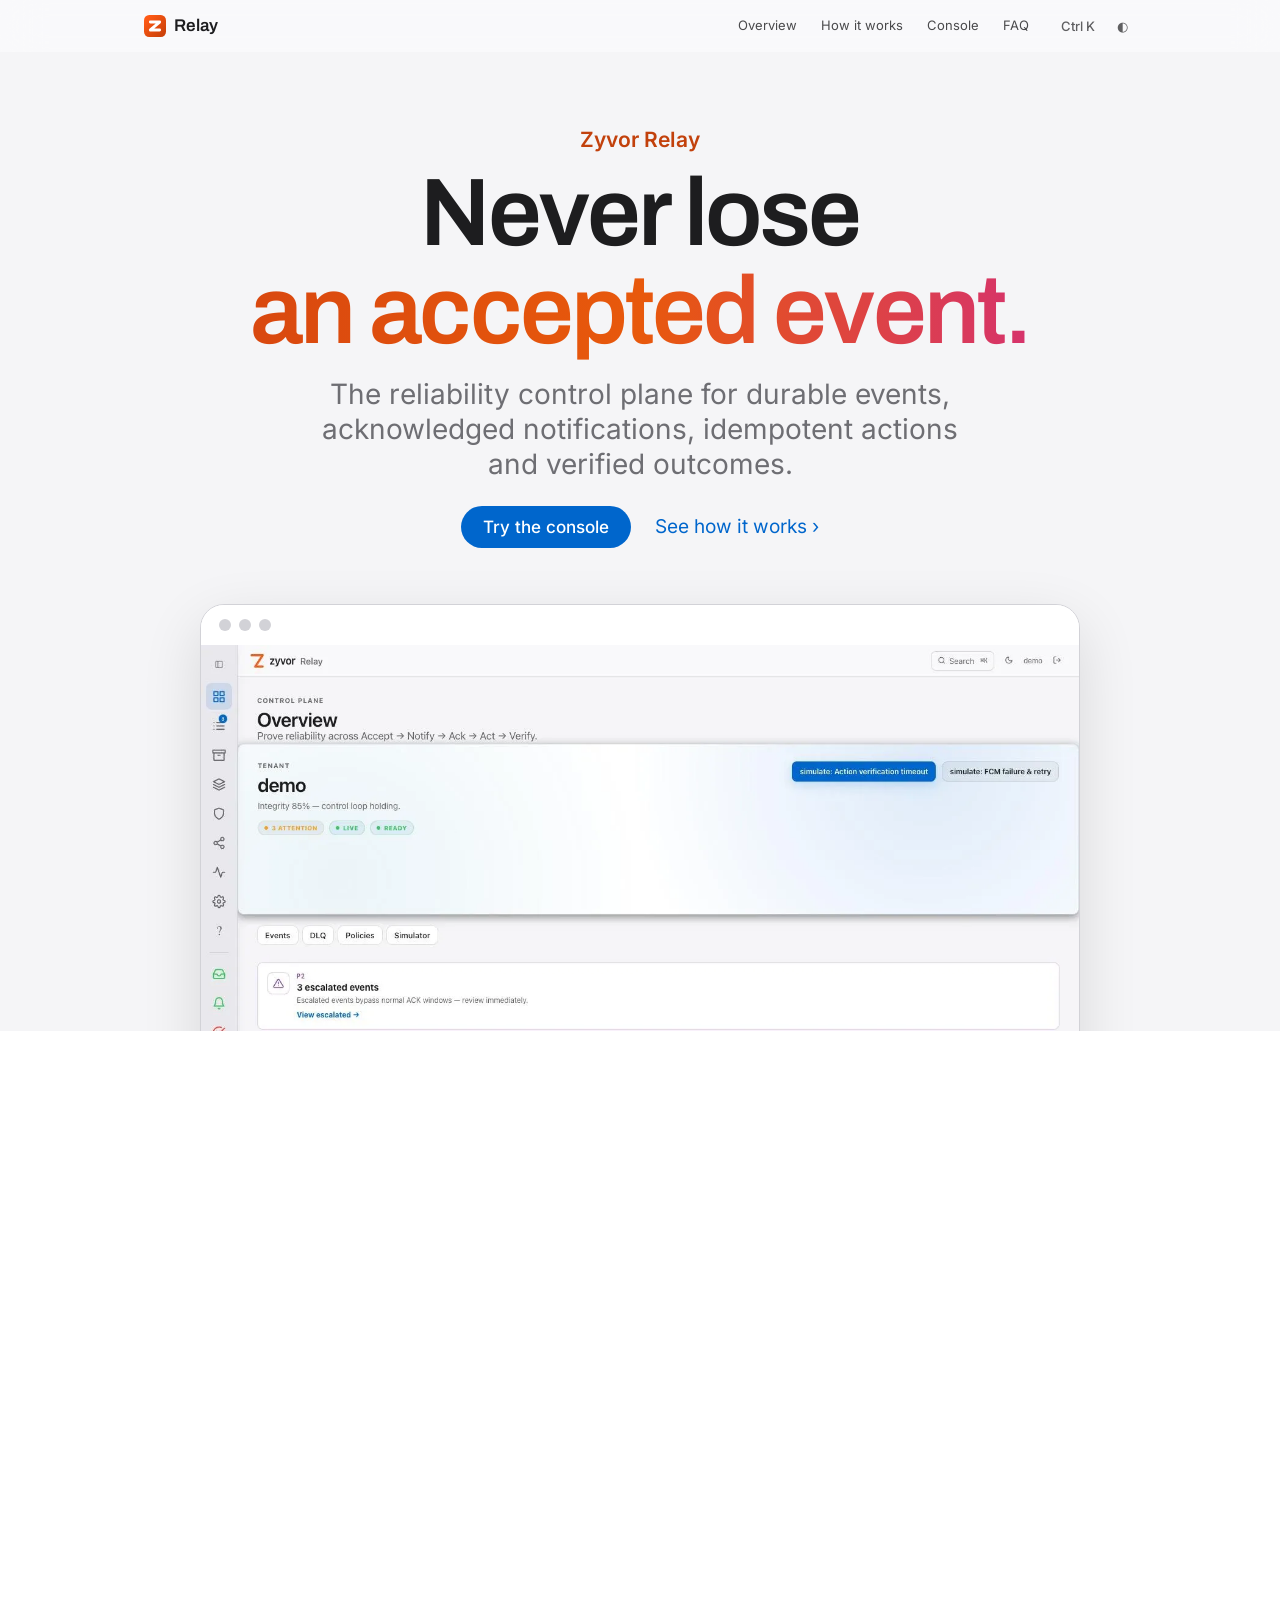
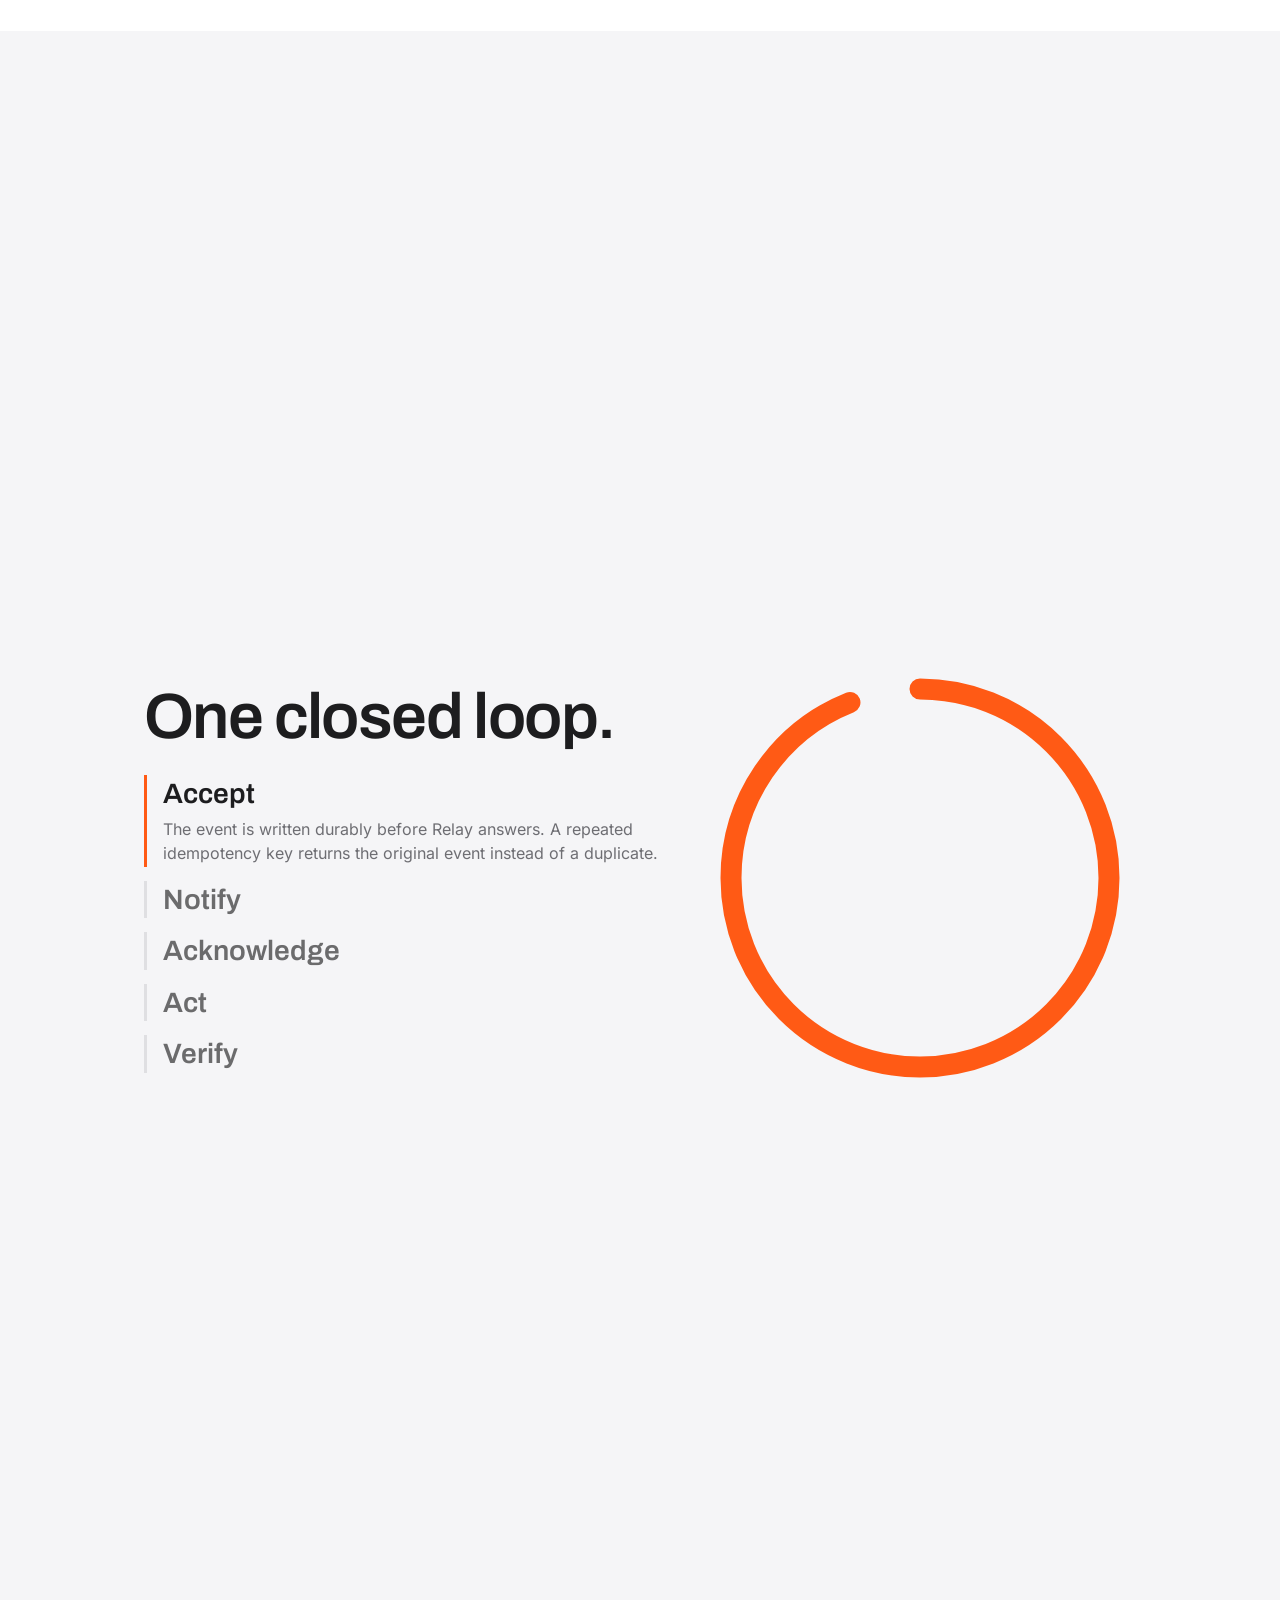
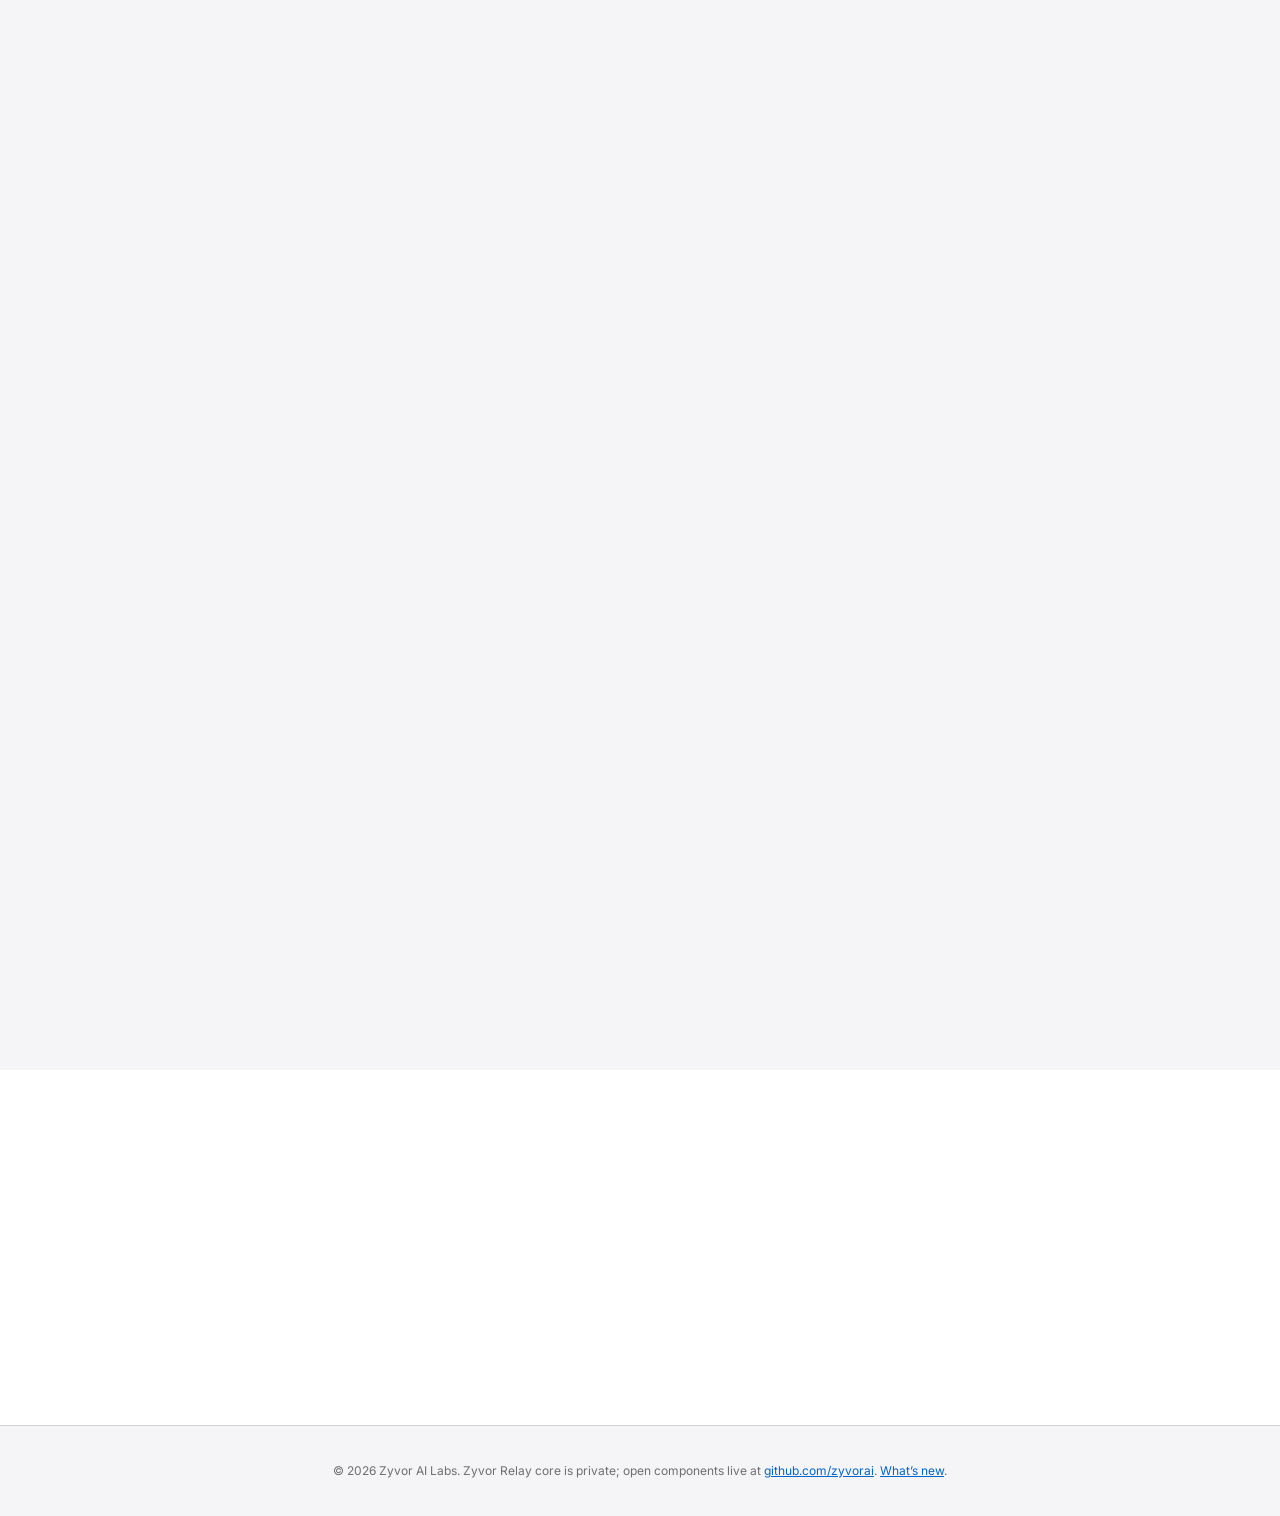
<file: index.html>
<!doctype html>
<html lang="en">
<head>
<meta charset="utf-8">
<meta name="viewport" content="width=device-width, initial-scale=1, viewport-fit=cover">
<meta http-equiv="Content-Security-Policy" content="default-src 'none'; script-src 'self' 'sha256-YFGi/mz/r2ZamOarnidksX2p7zCMPbq5lNt9pHjpRHI='; style-src 'self' 'sha256-TOtpfMKzHU3DrgZZwvVqrJGxpuvEDJ6e7pUPUtBmgjI='; img-src 'self' data:; font-src 'self'; manifest-src 'self'; connect-src 'self'; base-uri 'none'; form-action 'none'">
<title>Zyvor Relay — Never lose an accepted event</title>
<meta name="description" content="Zyvor Relay is the reliability control plane for durable events, acknowledged notifications, idempotent actions and verified outcomes.">
<link rel="canonical" href="https://zyvorai.github.io/relay-site/">
<meta name="theme-color" content="#f5f5f7" media="(prefers-color-scheme: light)">
<meta name="theme-color" content="#000000" media="(prefers-color-scheme: dark)">
<meta property="og:type" content="website">
<meta property="og:site_name" content="Zyvor Relay">
<meta property="og:title" content="Zyvor Relay — Never lose an accepted event">
<meta property="og:description" content="Durable events. Acknowledged notifications. Idempotent actions. Verified outcomes.">
<meta property="og:image" content="https://zyvorai.github.io/relay-site/assets/og.png">
<meta property="og:image:width" content="1200">
<meta property="og:image:height" content="630">
<meta property="og:image:alt" content="Zyvor Relay: never lose an accepted event.">
<meta property="og:url" content="https://zyvorai.github.io/relay-site/">
<meta name="twitter:card" content="summary_large_image">
<meta name="twitter:title" content="Zyvor Relay — Never lose an accepted event">
<meta name="twitter:description" content="Durable events. Acknowledged notifications. Idempotent actions. Verified outcomes.">
<meta name="twitter:image" content="https://zyvorai.github.io/relay-site/assets/og.png">
<link rel="icon" type="image/svg+xml" href="assets/zyvor-mark.svg">
<link rel="apple-touch-icon" href="assets/apple-touch-icon.png">
<link rel="manifest" href="manifest.webmanifest">
<link rel="preload" href="assets/fonts/inter-latin.woff2" as="font" type="font/woff2" crossorigin>
<link rel="preload" href="assets/fonts/archivo-latin-600.woff2" as="font" type="font/woff2" crossorigin>
<link rel="stylesheet" href="css/site.270ed9faf7.css">
<noscript><style>.reveal{opacity:1;transform:none}.r{stroke-dashoffset:calc(var(--c)*.06);opacity:1}.story{height:auto}.story-in{position:static;height:auto}.steps li{opacity:1}</style></noscript>
<script>try{var t=localStorage.getItem('theme');if(t)document.documentElement.dataset.theme=t}catch(e){}</script>
<script type="application/ld+json">{"@context":"https://schema.org","@type":"SoftwareApplication","name":"Zyvor Relay","applicationCategory":"DeveloperApplication","operatingSystem":"Linux","description":"Reliability control plane for durable events, acknowledged notifications, idempotent actions and verified outcomes.","url":"https://zyvorai.github.io/relay-site/","license":"https://github.com/zyvorai/relay-site/blob/main/LICENSE","publisher":{"@type":"Organization","name":"Zyvor AI Labs","url":"https://zyvor.dev"}}</script>
</head>
<body>
<a class="skip" href="#main">Skip to content</a>

<header class="nav" id="nav">
  <div class="nav-in">
    <a class="brand" href="#top" aria-label="Zyvor Relay home"><img src="assets/zyvor-mark.svg" alt="" width="22" height="22"><span>Relay</span></a>
    <nav aria-label="Primary">
      <a href="#overview">Overview</a>
      <a href="#how">How it works</a>
      <a href="#demo">Console</a>
      <a href="#faq">FAQ</a>
    </nav>
    <div class="nav-actions">
      <button type="button" class="icon-btn" id="palette-btn" aria-haspopup="dialog"><span class="kbd" id="kbd">⌘K</span><span class="jump">Menu</span><span class="sr"> command palette</span></button>
      <button type="button" class="icon-btn" id="theme-btn" aria-label="Dark mode" aria-pressed="false"><span aria-hidden="true">◐</span></button>
    </div>
  </div>
</header>

<main id="main">
<section class="hero" id="top">
  <p class="eyebrow reveal">Zyvor Relay</p>
  <h1 class="reveal d1">Never lose<br><span class="grad">an accepted event.</span></h1>
  <p class="lede reveal d2">The reliability control plane for durable events, acknowledged notifications, idempotent actions and verified outcomes.</p>
  <p class="cta reveal d3"><a class="btn" href="#demo">Try the console</a><a class="link" href="#how">See how it works</a></p>
  <figure class="device reveal d3" data-parallax>
    <div class="device-bar" aria-hidden="true"><i></i><i></i><i></i></div>
    <picture class="shot shot-light">
      <source type="image/webp" srcset="assets/console-light-720.webp 720w, assets/console-light.webp 1440w" sizes="(min-width: 900px) 880px, 92vw">
      <img src="assets/console-light.jpg" width="1440" height="730" alt="The Relay operator console overview in light mode: tenant health, escalated events and accepted, awaiting-ack, verified and dead-letter counters." loading="lazy" decoding="async">
    </picture>
    <picture class="shot shot-dark">
      <source type="image/webp" srcset="assets/console-dark-720.webp 720w, assets/console-dark.webp 1440w" sizes="(min-width: 900px) 880px, 92vw">
      <img src="assets/console-dark.jpg" width="1440" height="730" alt="The Relay operator console overview in dark mode." loading="lazy" decoding="async">
    </picture>
  </figure>
</section>

<section class="band" id="overview">
  <h2 class="reveal">Accepted means <em>durable.</em></h2>
  <p class="sub reveal d1">Once Relay says yes, the event is on disk and tracked until a verified outcome. No silent drops. No double execution. No guesswork.</p>
  <div class="stats reveal d2">
    <div class="stat"><b data-count="5">0</b><span>stage control loop</span></div>
    <div class="stat"><b data-count="0">0</b><span>unverified successes</span></div>
    <div class="stat"><b data-count="1">0</b><span>binary to deploy</span></div>
  </div>
</section>

<section class="grid4" id="guarantees">
  <h2 class="sr">Four guarantees</h2>
  <article class="card reveal"><span class="num">01</span><h3>Durable</h3><p>Accepted events are persisted before acknowledgement and survive restarts.</p></article>
  <article class="card reveal d1"><span class="num">02</span><h3>Acknowledged</h3><p>Notifications retry with backoff until a human or system confirms.</p></article>
  <article class="card reveal d2"><span class="num">03</span><h3>Idempotent</h3><p>Critical actions execute once, even when the network repeats itself.</p></article>
  <article class="card reveal d3"><span class="num">04</span><h3>Verified</h3><p>Outcomes are checked against reality, not assumed from a 200 OK.</p></article>
</section>

<section class="story" id="how" aria-labelledby="story-h">
  <div class="story-in">
    <div class="story-copy">
      <h2 id="story-h">One closed loop.</h2>
      <ol class="steps" id="steps">
        <li data-step="0" class="on"><h3>Accept</h3><p>The event is written durably before Relay answers. A repeated idempotency key returns the original event instead of a duplicate.</p></li>
        <li data-step="1"><h3>Notify</h3><p>People and systems are told first, over push, email, SMS, chat and more, with backoff when delivery fails.</p></li>
        <li data-step="2"><h3>Acknowledge</h3><p>No acknowledgement means escalation, not silence. The loop stays open until someone owns the event.</p></li>
        <li data-step="3"><h3>Act</h3><p>Critical actions wait for approval and run once, protected by idempotency keys.</p></li>
        <li data-step="4"><h3>Verify</h3><p>The outcome is checked against real telemetry. Only a verified event is a finished event.</p></li>
      </ol>
    </div>
    <svg class="rings story-rings" id="rings" viewBox="0 0 200 200" role="img" aria-label="Five concentric rings, one per stage, that fill as the loop progresses.">
      <circle class="r r1" cx="100" cy="100" r="90"/><circle class="r r2" cx="100" cy="100" r="74"/><circle class="r r3" cx="100" cy="100" r="58"/><circle class="r r4" cx="100" cy="100" r="42"/><circle class="r r5" cx="100" cy="100" r="26"/>
    </svg>
  </div>
</section>

<section class="arch" id="fits" aria-labelledby="arch-h">
  <h2 id="arch-h" class="reveal">Where it fits.</h2>
  <p class="sub reveal d1">Relay sits between the systems that raise events and the people and machines that must act on them.</p>
  <div class="diagram-wrap reveal d2"><svg class="diagram" viewBox="0 0 760 220" role="img" aria-labelledby="arch-t arch-d">
    <title id="arch-t">Relay architecture</title>
    <desc id="arch-d">Your systems send events to Relay. Relay stores them durably, notifies people over several channels, runs approved actions through the Action Gateway, and verifies the outcome against a probe.</desc>
    <g class="dg-box">
      <rect x="10" y="80" width="150" height="60" rx="14"/><rect x="230" y="60" width="170" height="100" rx="16" class="dg-main"/>
      <rect x="480" y="10" width="190" height="56" rx="14"/><rect x="480" y="82" width="190" height="56" rx="14"/><rect x="480" y="154" width="190" height="56" rx="14"/>
    </g>
    <g class="dg-text" text-anchor="middle">
      <text x="85" y="115">Your systems</text>
      <text x="315" y="104" class="dg-strong">Relay</text><text x="315" y="126" class="dg-sub">durable store · policy</text>
      <text x="575" y="43">Notify: push, email, chat</text><text x="575" y="115">Action Gateway</text><text x="575" y="187">Verify against telemetry</text>
    </g>
    <g class="dg-line" fill="none"><path d="M160 110h70"/><path d="M400 90c30 0 40-52 80-52"/><path d="M400 110h80"/><path d="M400 130c30 0 40 52 80 52"/></g>
  </svg></div>
</section>

<section class="compare" aria-labelledby="cmp-h">
  <h2 id="cmp-h" class="reveal">More than a retry queue.</h2>
  <div class="table-wrap reveal d1">
    <table>
      <caption class="sr">Zyvor Relay compared with a typical retry queue</caption>
      <thead><tr><th scope="col">Capability</th><th scope="col">Typical retry queue</th><th scope="col">Zyvor Relay</th></tr></thead>
      <tbody>
        <tr><th scope="row">Accepted events survive a crash</th><td>Depends on configuration</td><td>Persisted before acknowledgement</td></tr>
        <tr><th scope="row">Duplicate side effects</th><td>Possible on retry</td><td>Idempotency keys fence actions</td></tr>
        <tr><th scope="row">Someone owns the event</th><td>Delivery is the goal</td><td>Acknowledgement with escalation</td></tr>
        <tr><th scope="row">Did it actually work?</th><td>A 200 OK counts</td><td>Verified against telemetry</td></tr>
        <tr><th scope="row">Audit trail</th><td>Logs</td><td>Immutable per-event timeline</td></tr>
      </tbody>
    </table>
  </div>
</section>

<section class="demo" id="demo">
  <h2 class="reveal">Feel the console.</h2>
  <p class="sub reveal d1">A live simulation with fake data. Nothing leaves your browser.</p>
  <div class="console reveal d2">
    <div class="tabs">
      <div role="tablist" aria-label="Console views">
        <button type="button" role="tab" id="tab-dash" aria-controls="pane-dash" aria-selected="true" tabindex="0" data-tab="dash">Dashboard</button>
        <button type="button" role="tab" id="tab-events" aria-controls="pane-events" aria-selected="false" tabindex="-1" data-tab="events">Events</button>
        <button type="button" role="tab" id="tab-dlq" aria-controls="pane-dlq" aria-selected="false" tabindex="-1" data-tab="dlq">DLQ</button>
      </div>
      <span class="grow"></span>
      <label class="ctl">Failures <select id="fail"><option value="off">None</option><option value="low" selected>Some</option><option value="high">Many</option></select></label>
      <label class="ctl">Speed <select id="speed"><option value="normal" selected>Normal</option><option value="fast">Fast</option></select></label>
      <button type="button" class="btn sm" id="send">Send event</button>
    </div>
    <div class="pane" id="pane-dash" role="tabpanel" aria-labelledby="tab-dash" tabindex="0">
      <div class="kpis">
        <div><b id="k-acc">0</b><span>Accepted</span></div>
        <div><b id="k-ack">0</b><span>Acknowledged</span></div>
        <div><b id="k-ver">0</b><span>Verified</span></div>
        <div><b id="k-dlq">0</b><span>Dead-lettered</span></div>
      </div>
      <ol class="timeline" id="timeline"></ol>
      <p class="sr" id="demo-status" role="status" aria-live="polite"></p>
    </div>
    <div class="pane" id="pane-events" role="tabpanel" aria-labelledby="tab-events" tabindex="0" hidden>
      <ul class="list" id="list-events"></ul>
      <section class="detail" id="detail" aria-label="Event detail" hidden>
        <h3 id="detail-title">Event</h3><p class="muted" id="detail-meta"></p><ol class="timeline" id="detail-steps"></ol>
      </section>
    </div>
    <div class="pane" id="pane-dlq" role="tabpanel" aria-labelledby="tab-dlq" tabindex="0" hidden><ul class="list" id="list-dlq"><li class="empty">Nothing here. That is the point.</li></ul></div>
  </div>
</section>

<section class="specs" id="specs">
  <h2 class="reveal">Tech specs.</h2>
  <dl class="spec-list reveal d1">
    <div><dt>Runtime</dt><dd>Single Go binary, embedded console</dd></div>
    <div><dt>Storage</dt><dd>PostgreSQL, ordered migrations</dd></div>
    <div><dt>Deploy</dt><dd>Bare VM, k3s or Helm</dd></div>
    <div><dt>Security</dt><dd>Native TLS, OIDC with PKCE, multi-tenant</dd></div>
    <div><dt>License</dt><dd>Zyvor Production Licence</dd></div>
  </dl>
</section>

<section class="faq" id="faq" aria-labelledby="faq-h">
  <h2 id="faq-h" class="reveal">Questions.</h2>
  <div class="reveal d1">
    <details><summary>What does “accepted” mean?</summary><p>The event has been written durably. If you send the same idempotency key again, Relay returns the original event instead of creating a second one.</p></details>
    <details><summary>Does it need a cloud?</summary><p>No. Relay runs on a laptop, an edge VM, in Docker or on private Kubernetes such as k3s. Cloud adapters are optional.</p></details>
    <details><summary>How is it deployed?</summary><p>As a single Go binary with the operator console embedded, backed by PostgreSQL or an in-memory store for trials. A Helm chart and k3s manifests are included.</p></details>
    <details><summary>Is it source-available?</summary><p>Relay is under the Zyvor Production Licence v2.0: a 30-day trial is available on request from sales@zyvor.dev (a paid evaluation Order at no charge); production and any other use needs a paid Order. The core source is private (request access from sales@zyvor.dev); other components live at <a href="https://github.com/zyvorai">github.com/zyvorai</a>.</p></details>
    <details><summary>What does it cost?</summary><p>Relay is priced per device per year on one ladder shared with Fleet, Device Agent, OTA and Nodra: 1-999 devices USD 18 (INR 1,784 incl. GST in India), 1,000-9,999 devices USD 12 (INR 1,189), 10,000 and above USD 8 (INR 793), with an annual minimum of USD 5,000 (INR 495,600). Prices: INR incl. 18% GST in India; US dollars excl. tax elsewhere (VAT, GST or sales tax added where applicable). Pay online by UPI, card or netbanking where a buy page exists; international cards work (charged in rupees); or request a US-dollar invoice by bank transfer. Custom pricing: contact <a href="mailto:sales@zyvor.dev">sales@zyvor.dev</a>. Production licences come with a 30-day trial key. <a href="https://zyvor.dev/buy">Buy / get a quote</a>.</p></details>
    <details><summary>Does the demo send anything anywhere?</summary><p>No. The console above is a simulation running entirely in your browser with made-up data.</p></details>
  </div>
</section>

<section class="closing" aria-labelledby="close-h">
  <h2 id="close-h" class="reveal">Make every accepted event count.</h2>
  <p class="cta reveal d1"><a class="btn" href="https://zyvor.dev" rel="noopener">Request access</a><a class="link" href="https://github.com/zyvorai" rel="noopener">See open components</a></p>
</section>
</main>

<footer class="foot">
  <p>© 2026 Zyvor AI Labs. Zyvor Relay core is private; open components live at <a href="https://github.com/zyvorai">github.com/zyvorai</a>. <a href="changelog.html">What’s new</a>.</p>
</footer>

<div class="palette" id="palette" hidden role="dialog" aria-modal="true" aria-label="Command palette">
  <div class="palette-box">
    <input id="palette-input" type="text" role="combobox" aria-expanded="true" aria-controls="palette-list" aria-autocomplete="list" aria-activedescendant="" placeholder="Jump to…" autocomplete="off" aria-label="Command">
    <ul id="palette-list" role="listbox" aria-label="Commands"></ul>
  </div>
</div>
<script src="js/core.bdbe0b33d3.js" defer></script>
<script src="js/site.ae4950b151.js" defer></script>
</body>
</html>
</file>
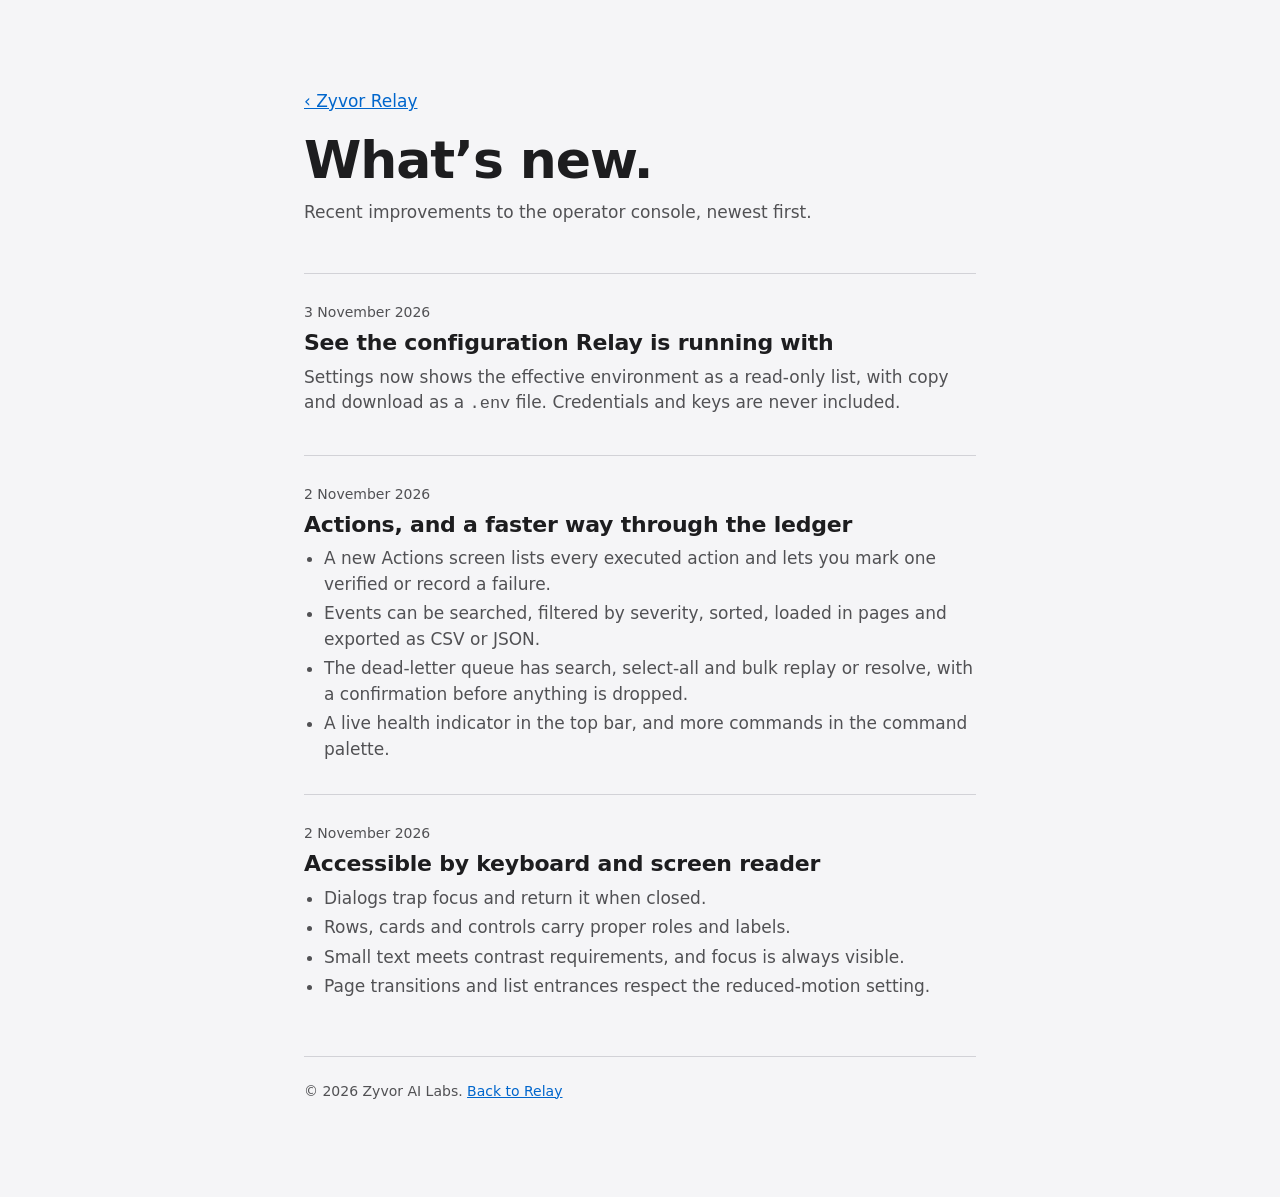
<file: changelog.html>
<!doctype html>
<html lang="en">
<head>
<meta charset="utf-8">
<meta name="viewport" content="width=device-width,initial-scale=1">
<title>What’s new — Zyvor Relay</title>
<meta name="description" content="Recent improvements to the Zyvor Relay operator console, by date.">
<link rel="canonical" href="https://zyvorai.github.io/relay-site/changelog.html">
<link rel="icon" type="image/svg+xml" href="assets/zyvor-mark.svg">
<link rel="apple-touch-icon" href="assets/apple-touch-icon.png">
<meta http-equiv="Content-Security-Policy" content="default-src 'none'; script-src 'none'; style-src 'sha256-/WpT6fp4Y2STnq6S+ZXzpDIrobWwLV2f4imVCPc8nNc='; img-src 'self' data:; base-uri 'none'; form-action 'none'">
<style>
:root{--bg:#f5f5f7;--fg:#1d1d1f;--mut:#515154;--line:#d2d2d7;--link:#0066cc}
@media(prefers-color-scheme:dark){:root{--bg:#000;--fg:#f5f5f7;--mut:#a1a1a6;--line:#38383a;--link:#2997ff}}
*{box-sizing:border-box}
body{margin:0;background:var(--bg);color:var(--fg);font:17px/1.5 system-ui,-apple-system,"Segoe UI",sans-serif}
a{color:var(--link)}
a:focus-visible{outline:2px solid var(--link);outline-offset:3px;border-radius:4px}
main{max-width:720px;margin:0 auto;padding:72px 24px 96px}
h1{font-size:clamp(34px,6vw,52px);line-height:1.08;letter-spacing:-.02em;margin:0 0 12px}
.lede{color:var(--mut);margin:0 0 48px}
article{border-top:1px solid var(--line);padding:28px 0}
time{display:block;color:var(--mut);font-size:14px;margin-bottom:6px}
h2{font-size:22px;line-height:1.25;margin:0 0 8px;letter-spacing:-.01em}
article p{margin:0 0 10px;color:var(--mut)}
article ul{margin:0;padding-left:20px;color:var(--mut)}
article li{margin:4px 0}
footer{margin-top:24px;border-top:1px solid var(--line);padding-top:24px;font-size:14px;color:var(--mut)}
</style>
</head>
<body>
<main>
  <p><a href="./">‹ Zyvor Relay</a></p>
  <h1>What’s new.</h1>
  <p class="lede">Recent improvements to the operator console, newest first.</p>

  <article>
    <time datetime="2026-11-03">3 November 2026</time>
    <h2>See the configuration Relay is running with</h2>
    <p>Settings now shows the effective environment as a read-only list, with copy and download as a <code>.env</code> file. Credentials and keys are never included.</p>
  </article>

  <article>
    <time datetime="2026-11-02">2 November 2026</time>
    <h2>Actions, and a faster way through the ledger</h2>
    <ul>
      <li>A new Actions screen lists every executed action and lets you mark one verified or record a failure.</li>
      <li>Events can be searched, filtered by severity, sorted, loaded in pages and exported as CSV or JSON.</li>
      <li>The dead-letter queue has search, select-all and bulk replay or resolve, with a confirmation before anything is dropped.</li>
      <li>A live health indicator in the top bar, and more commands in the command palette.</li>
    </ul>
  </article>

  <article>
    <time datetime="2026-11-02">2 November 2026</time>
    <h2>Accessible by keyboard and screen reader</h2>
    <ul>
      <li>Dialogs trap focus and return it when closed.</li>
      <li>Rows, cards and controls carry proper roles and labels.</li>
      <li>Small text meets contrast requirements, and focus is always visible.</li>
      <li>Page transitions and list entrances respect the reduced-motion setting.</li>
    </ul>
  </article>

  <footer>© 2026 Zyvor AI Labs. <a href="./">Back to Relay</a></footer>
</main>
</body>
</html>
</file>
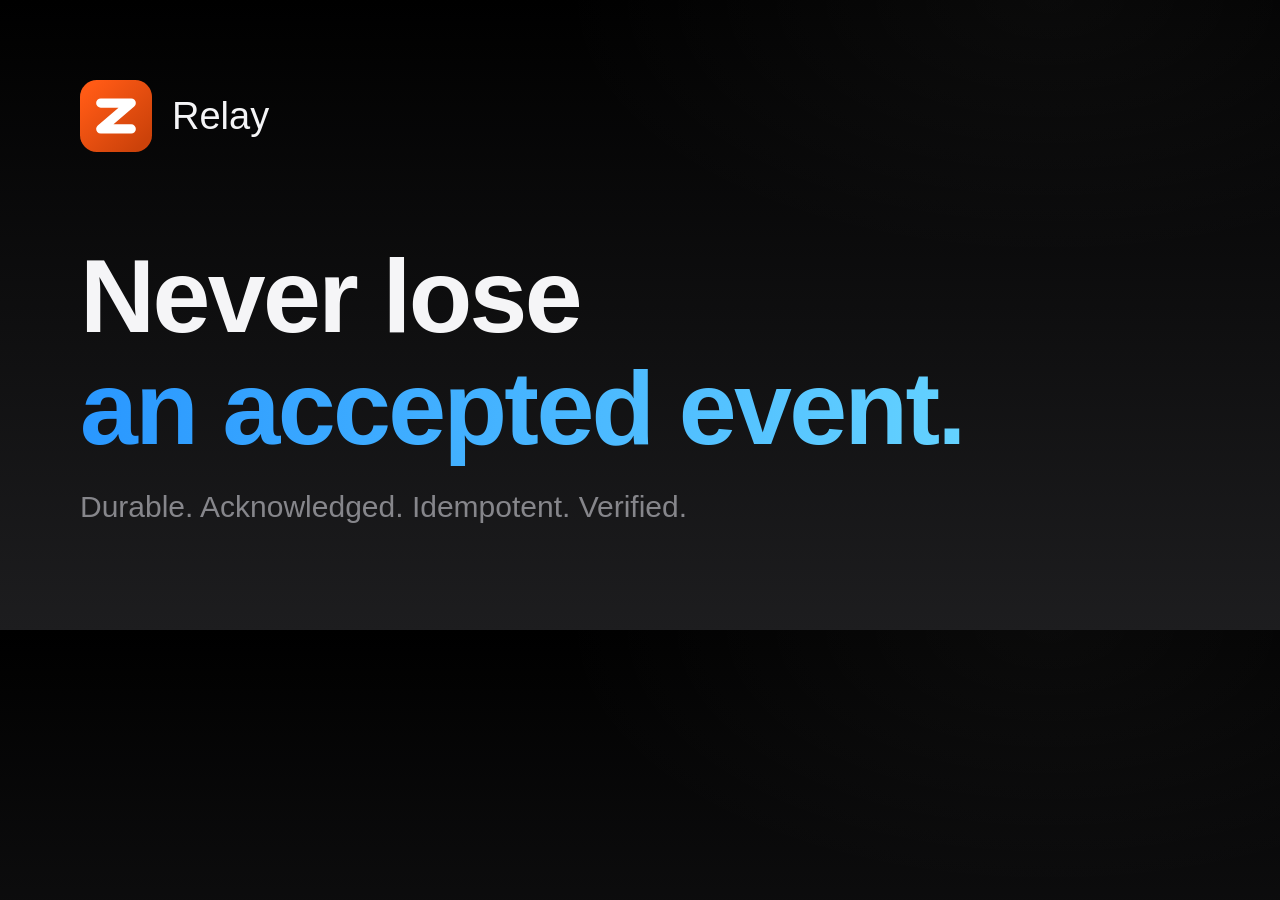
<file: assets/og-src.html>
<!doctype html>
<html lang="en"><head><meta charset="utf-8"><title>Relay og</title>
<style>
*{box-sizing:border-box}html,body{margin:0;padding:0}
body{width:1200px;height:630px;overflow:hidden;position:relative;color:#f5f5f7;font-family:'Helvetica Neue',Helvetica,Arial,sans-serif;
 background:radial-gradient(800px 420px at 82% 0%,rgba(255,255,255,.04),transparent 62%),linear-gradient(180deg,#000,#1d1d1f)}
.brand{position:absolute;left:80px;top:80px;display:flex;align-items:center;gap:20px;font-size:38px;color:#f5f5f7}
.brand svg{width:72px;height:72px}
h1{position:absolute;left:80px;top:240px;margin:0;font-size:104px;line-height:1.08;letter-spacing:-.025em;font-weight:700}
h1 span{background:linear-gradient(92deg,#2997ff,#64d2ff);-webkit-background-clip:text;background-clip:text;color:transparent;padding-bottom:8px;display:inline-block}
p{position:absolute;left:80px;top:490px;margin:0;font-size:30px;color:#86868b}
</style></head><body>
<div class="brand"><svg viewBox="0 0 64 64"><defs><linearGradient id="zb" x1="8" y1="8" x2="56" y2="56" gradientUnits="userSpaceOnUse"><stop offset="0" stop-color="#ff5a15"/><stop offset="1" stop-color="#cc420a"/></linearGradient></defs><rect width="64" height="64" rx="15" fill="url(#zb)"/><path d="M18.5,20.5 45.5,20.5 18.5,43.5 45.5,43.5" fill="none" stroke="#fff" stroke-width="8.3" stroke-linecap="round" stroke-linejoin="round"/></svg>Relay</div>
<h1>Never lose<br><span>an accepted event.</span></h1>
<p>Durable. Acknowledged. Idempotent. Verified.</p>
</body></html>
</file>
<file: css/site.270ed9faf7.css>
@font-face{font-family:Inter;src:url(../assets/fonts/inter-latin.woff2) format("woff2");font-weight:100 900;font-display:swap}@font-face{font-family:Archivo;src:url(../assets/fonts/archivo-latin-600.woff2) format("woff2");font-weight:600;font-display:swap}:root{--bg:#f5f5f7;--panel:#fff;--text:#1d1d1f;--muted:#6e6e73;--line:#d2d2d7;--blue:#0066cc;--blue-fill:#0066cc;--orange:#ff5a15;--orange-text:#c2410c;--g1:#d9480f;--g2:#e8590c;--g3:#d6336c;--nav:rgba(251,251,253,.72);--shadow:0 20px 60px rgba(0,0,0,.12)}@media (prefers-color-scheme:dark){:root:not([data-theme=light]){--blue-fill:#0071e3;--orange-text:#ff5a15;--g1:#ff5a15;--g2:#ff9a3c;--g3:#ff3b6b;--bg:#000;--panel:#1c1c1e;--text:#f5f5f7;--muted:#a1a1a6;--line:#38383a;--blue:#2997ff;--nav:rgba(22,22,23,.72);--shadow:0 20px 60px rgba(0,0,0,.6)}}:root[data-theme=dark]{--blue-fill:#0071e3;--orange-text:#ff5a15;--g1:#ff5a15;--g2:#ff9a3c;--g3:#ff3b6b;--bg:#000;--panel:#1c1c1e;--text:#f5f5f7;--muted:#a1a1a6;--line:#38383a;--blue:#2997ff;--nav:rgba(22,22,23,.72);--shadow:0 20px 60px rgba(0,0,0,.6)}*{box-sizing:border-box}html{scroll-behavior:smooth;scroll-padding-top:60px}body{margin:0;background:var(--bg);color:var(--text);font:17px/1.5 Inter,-apple-system,SF Pro Text,system-ui,sans-serif;-webkit-font-smoothing:antialiased}a{color:var(--blue);text-decoration:none}a:hover{text-decoration:underline}:focus-visible{outline:2px solid var(--blue);outline-offset:3px;border-radius:6px}.skip{position:absolute;left:-999px}.skip:focus{left:16px;top:8px;z-index:99;background:var(--panel);padding:8px 12px;border-radius:8px}.sr{position:absolute;width:1px;height:1px;overflow:hidden;clip:rect(0 0 0 0)}.nav{position:sticky;top:0;z-index:50;height:52px;background:var(--nav);backdrop-filter:saturate(180%) blur(20px);-webkit-backdrop-filter:saturate(180%) blur(20px);border-bottom:1px solid transparent;transition:height .3s,border-color .3s}.nav.scrolled{height:44px;border-color:var(--line)}.nav-in{max-width:1024px;margin:0 auto;height:100%;padding:0 16px;display:flex;align-items:center;gap:24px}.brand{display:flex;align-items:center;gap:8px;color:var(--text);font:600 17px Archivo,Inter,sans-serif}.brand:hover{text-decoration:none}.nav nav{display:flex;gap:24px;margin-left:auto}.nav nav a{color:var(--text);opacity:.8;font-size:13px}.nav nav a:hover{opacity:1;text-decoration:none}.nav-actions{display:flex;gap:6px}.jump{display:none}.icon-btn{background:none;border:0;color:var(--text);opacity:.7;font:500 13px Inter,sans-serif;padding:6px 8px;border-radius:8px;cursor:pointer}.icon-btn:hover{opacity:1;background:#80808026}section{padding:0 16px}.hero{text-align:center;padding-top:72px;overflow:hidden}.eyebrow{color:var(--orange-text);font-weight:600;font-size:21px;margin:0}h1{font:600 clamp(44px,9vw,96px)/1.03 Archivo,Inter,sans-serif;letter-spacing:-.03em;margin:8px 0 16px}h2{font:600 clamp(32px,6vw,64px)/1.07 Archivo,Inter,sans-serif;letter-spacing:-.025em;margin:0 0 16px}h2 em{font-style:normal;color:var(--orange-text)}.grad{background:linear-gradient(90deg,var(--g1),var(--g2) 50%,var(--g3));-webkit-background-clip:text;background-clip:text;color:transparent}.lede,.sub{max-width:680px;margin:0 auto 24px;color:var(--muted);font-size:clamp(19px,2.4vw,28px);line-height:1.25}.sub{font-size:clamp(17px,2vw,24px)}.cta{display:flex;justify-content:center;gap:24px;align-items:center;margin:0 0 56px}.btn{display:inline-block;background:var(--blue-fill);color:#fff;border:0;border-radius:980px;padding:11px 22px;font:500 17px Inter,sans-serif;cursor:pointer}.btn:hover{text-decoration:none;filter:brightness(1.1)}.btn.sm{padding:6px 14px;font-size:14px}.link{font-size:19px}.link:after{content:" \203a"}.device{max-width:880px;margin:0 auto -60px;overflow:hidden;background:var(--panel);border-radius:24px 24px 0 0;box-shadow:var(--shadow);border:1px solid var(--line);will-change:transform}.device-bar{display:flex;gap:8px;padding:14px 18px}.device-bar i{width:12px;height:12px;border-radius:50%;background:var(--line)}.stat b{display:block;font:600 clamp(32px,6vw,64px)/1 Archivo,Inter,sans-serif;letter-spacing:-.02em}.stat span{color:var(--muted);font-size:14px}.band{text-align:center;padding:140px 16px 100px;background:var(--panel)}.grid4{max-width:1024px;margin:0 auto;padding:100px 16px;display:grid;grid-template-columns:repeat(auto-fit,minmax(220px,1fr));gap:16px}.card{background:var(--panel);border-radius:22px;padding:28px;transition:transform .4s cubic-bezier(.2,.8,.2,1),box-shadow .4s}.card:hover{transform:translateY(-6px) scale(1.01);box-shadow:var(--shadow)}.card .num{color:var(--orange-text);font-weight:600;font-size:14px}.card h3{font:600 28px Archivo,Inter,sans-serif;margin:8px 0}.card p{margin:0;color:var(--muted);font-size:15px}.loop{position:relative}.rings{width:min(300px,70vw);display:block;margin:0 auto 32px;transform:rotate(-90deg)}.r{fill:none;stroke-width:10;stroke-linecap:round;stroke-dasharray:var(--c);stroke-dashoffset:var(--c);transition:stroke-dashoffset 1.6s cubic-bezier(.2,.8,.2,1)}.demo{max-width:900px;margin:0 auto;text-align:center;padding:120px 16px}.console{background:var(--panel);border:1px solid var(--line);border-radius:20px;box-shadow:var(--shadow);text-align:left;overflow:hidden}.tabs{display:flex;flex-wrap:wrap;align-items:center;gap:6px 4px;padding:10px 14px;border-bottom:1px solid var(--line)}.tabs [role=tablist]{display:flex;gap:4px}.grow{flex:1}.tabs [role=tab]{background:none;border:0;color:var(--muted);font:500 14px Inter,sans-serif;padding:6px 12px;border-radius:8px;cursor:pointer}.tabs [aria-selected=true]{background:#80808026;color:var(--text)}.pane{padding:20px;min-height:320px}[hidden]{display:none!important}.kpis{display:grid;grid-template-columns:repeat(auto-fit,minmax(120px,1fr));gap:12px;margin-bottom:20px}.kpis div{background:var(--bg);border-radius:14px;padding:14px}.kpis b{display:block;font:600 32px Archivo,Inter,sans-serif}.kpis span{font-size:13px;color:var(--muted)}.timeline,.list{list-style:none;margin:0;padding:0;display:grid;gap:8px}.timeline li,.list li{display:flex;gap:10px;align-items:center;padding:10px 12px;border-radius:12px;background:var(--bg);font-size:14px;animation:in .5s cubic-bezier(.2,.8,.2,1)}.list .empty{color:var(--muted);justify-content:center;padding:40px}.dot{width:8px;height:8px;border-radius:50%;background:var(--muted);flex:none}.dot.ok{background:#30d158}.dot.warn{background:var(--orange)}.dot.blue{background:var(--blue)}.t{margin-left:auto;color:var(--muted);font-variant-numeric:tabular-nums}@keyframes in{0%{opacity:0;transform:translateY(8px)}}.specs{max-width:760px;margin:0 auto;padding:100px 16px}.spec-list{margin:32px 0 0}.spec-list div{display:flex;justify-content:space-between;gap:24px;padding:16px 0;border-top:1px solid var(--line)}.spec-list dt{color:var(--muted)}.spec-list dd{margin:0;text-align:right;font-weight:500}.foot a,.sub a,.lede a{text-decoration:underline}.foot{border-top:1px solid var(--line);padding:24px 16px;color:var(--muted);font-size:12px;text-align:center}.reveal{opacity:0;transform:translateY(28px);transition:opacity .9s cubic-bezier(.2,.8,.2,1),transform .9s cubic-bezier(.2,.8,.2,1)}.reveal.in{opacity:1;transform:none}.d1{transition-delay:.1s}.d2{transition-delay:.2s}.d3{transition-delay:.3s}.palette{position:fixed;inset:0;z-index:100;background:#0006;backdrop-filter:blur(8px);display:flex;justify-content:center;padding-top:15vh}.palette-box{width:min(560px,92vw);background:var(--panel);border-radius:16px;box-shadow:var(--shadow);overflow:hidden;align-self:flex-start}.palette input{width:100%;border:0;border-bottom:1px solid var(--line);background:none;color:var(--text);font:17px Inter,sans-serif;padding:16px}.palette input:focus{outline:0}.palette ul{list-style:none;margin:0;padding:6px}.palette li button{width:100%;text-align:left;background:none;border:0;color:var(--text);font:15px Inter,sans-serif;padding:10px 12px;border-radius:8px;cursor:pointer}.palette li button:hover,.palette li button.sel,.palette li button[aria-selected=true]{background:var(--blue-fill);color:#fff}@media (max-width:640px){.nav nav{display:none}#palette-btn .kbd{display:none}#palette-btn .jump{display:inline}.nav-actions{margin-left:auto}.stats{grid-template-columns:1fr}.cta{flex-direction:column;gap:12px}}@media (prefers-reduced-motion:reduce){*{animation:none!important;transition:none!important;scroll-behavior:auto!important}.reveal{opacity:1;transform:none}.r{stroke-dashoffset:calc(var(--c)*.06)!important;opacity:1!important}.story{height:auto!important}.story-in{position:static!important;height:auto!important;padding-top:80px;padding-bottom:80px}.steps li{opacity:1!important}.steps li p{max-height:none!important}}@media (forced-colors:active){.grad{background:none;color:CanvasText;-webkit-text-fill-color:currentColor}.btn,.palette li button.sel,.palette li button[aria-selected=true]{forced-color-adjust:none;background:Highlight;color:HighlightText}.card,.console,.device{border:1px solid CanvasText}}@media (prefers-contrast:more){:root{--muted:#4a4a4f;--line:#8a8a8f}@media (prefers-color-scheme:dark){:root:not([data-theme=light]){--muted:#d1d1d6;--line:#8e8e93}}}.palette .empty-opt{padding:10px 12px;color:var(--muted);font-size:15px}.shot{display:block}.shot img{display:block;width:100%;height:auto}.shot-dark{display:none}@media (prefers-color-scheme:dark){:root:not([data-theme=light]) .shot-light{display:none}:root:not([data-theme=light]) .shot-dark{display:block}}:root[data-theme=dark] .shot-light{display:none}:root[data-theme=dark] .shot-dark{display:block}.device{padding:0}.device-bar{background:var(--panel)}.stats{display:grid;grid-template-columns:repeat(3,1fr);gap:16px;max-width:760px;margin:48px auto 0}.stats .stat{background:var(--bg);border-radius:20px;padding:24px 16px}.story{height:420vh;position:relative;padding:0}.story-in{position:sticky;top:44px;height:calc(100vh - 44px);display:grid;grid-template-columns:1.1fr .9fr;align-items:center;gap:32px;max-width:1024px;margin:0 auto;padding:0 16px}.story-copy h2{margin-bottom:8px}.steps{list-style:none;margin:24px 0 0;padding:0;display:grid;gap:14px}.steps li{opacity:.64;border-left:3px solid var(--line);padding:2px 0 2px 16px;transition:opacity .4s,border-color .4s}.steps li.on{opacity:1;border-color:var(--orange)}.steps h3{font:600 clamp(20px,2.6vw,28px)/1.2 Archivo,Inter,sans-serif;margin:0}.steps p{margin:0;color:var(--muted);font-size:16px;max-height:0;overflow:hidden;transition:max-height .5s,margin .5s}.steps li.on p{max-height:140px;margin-top:6px}.story-rings{width:min(420px,40vw);margin:0 auto;transform:rotate(-90deg)}.story-rings .r{stroke-dashoffset:var(--c);opacity:0;transition:stroke-dashoffset 1.6s cubic-bezier(.2,.8,.2,1),opacity .25s}.story-rings .r.on{stroke-dashoffset:calc(var(--c)*.06);opacity:1}.r1{--c:565;stroke:#ff5a15}.r2{--c:465;stroke:#ff9a3c}.r3{--c:364;stroke:#06c}.r4{--c:264;stroke:#7c3aed}.r5{--c:163;stroke:#30d158}.arch{max-width:900px;margin:0 auto;padding:100px 16px;text-align:center}.diagram-wrap{overflow-x:auto}.diagram{width:100%;min-width:620px;height:auto;margin-top:24px}.dg-box rect{fill:var(--panel);stroke:var(--line);stroke-width:1.5}.dg-box .dg-main{stroke:var(--orange-text);stroke-width:2}.dg-text text{fill:var(--text);font:500 15px Inter,sans-serif}.dg-text .dg-strong{font:600 22px Archivo,Inter,sans-serif}.dg-text .dg-sub{fill:var(--muted);font-size:12px}.dg-line path{stroke:var(--muted);stroke-width:1.5;stroke-linecap:round}.compare{max-width:900px;margin:0 auto;padding:60px 16px 100px;text-align:center}.table-wrap{overflow-x:auto;text-align:left;margin-top:28px;background:var(--panel);border-radius:20px;padding:8px 20px}table{width:100%;border-collapse:collapse;font-size:15px}th,td{padding:14px 12px;border-bottom:1px solid var(--line);text-align:left;vertical-align:top}tbody tr:last-child th,tbody tr:last-child td{border-bottom:0}thead th{color:var(--muted);font-weight:500;font-size:13px}tbody th{font-weight:600}td{color:var(--muted)}td:last-child{color:var(--text);font-weight:500}.ctl{display:flex;align-items:center;gap:6px;font-size:13px;color:var(--muted)}select{font:inherit;font-size:13px;background:var(--bg);color:var(--text);border:1px solid var(--line);border-radius:8px;padding:4px 6px}.rowbtn{background:none;border:0;padding:0;font:inherit;color:inherit;text-align:left;width:100%;display:flex;gap:10px;align-items:center;cursor:pointer}.list li.selected{outline:2px solid var(--blue);outline-offset:-2px}.detail{margin-top:16px;padding:16px;border-radius:14px;background:var(--bg)}.detail h3{margin:0 0 4px;font:600 20px Archivo,Inter,sans-serif}.muted{color:var(--muted);margin:0 0 12px;font-size:14px}.detail .timeline li{background:var(--panel)}.faq{max-width:760px;margin:0 auto;padding:80px 16px}.faq details{border-top:1px solid var(--line);padding:18px 0}.faq details:last-child{border-bottom:1px solid var(--line)}.faq summary{cursor:pointer;font-weight:600;font-size:19px;list-style:none;display:flex;justify-content:space-between;gap:16px}.faq summary::-webkit-details-marker{display:none}.faq summary:after{content:"+";color:var(--muted);font-weight:400;font-size:24px;line-height:1}.faq details[open] summary:after{content:"\2013"}.faq details p{margin:12px 0 0;color:var(--muted)}.closing{text-align:center;padding:100px 16px 120px;background:var(--panel)}.closing .cta{margin:24px 0 0}@media (max-width:760px){.story-in{grid-template-columns:1fr;align-content:center;gap:12px}.story-rings{width:min(220px,50vw);order:-1}.steps{margin-top:12px}.steps p{font-size:15px}}@media (max-width:640px){.stats{grid-template-columns:1fr}}
</file>
